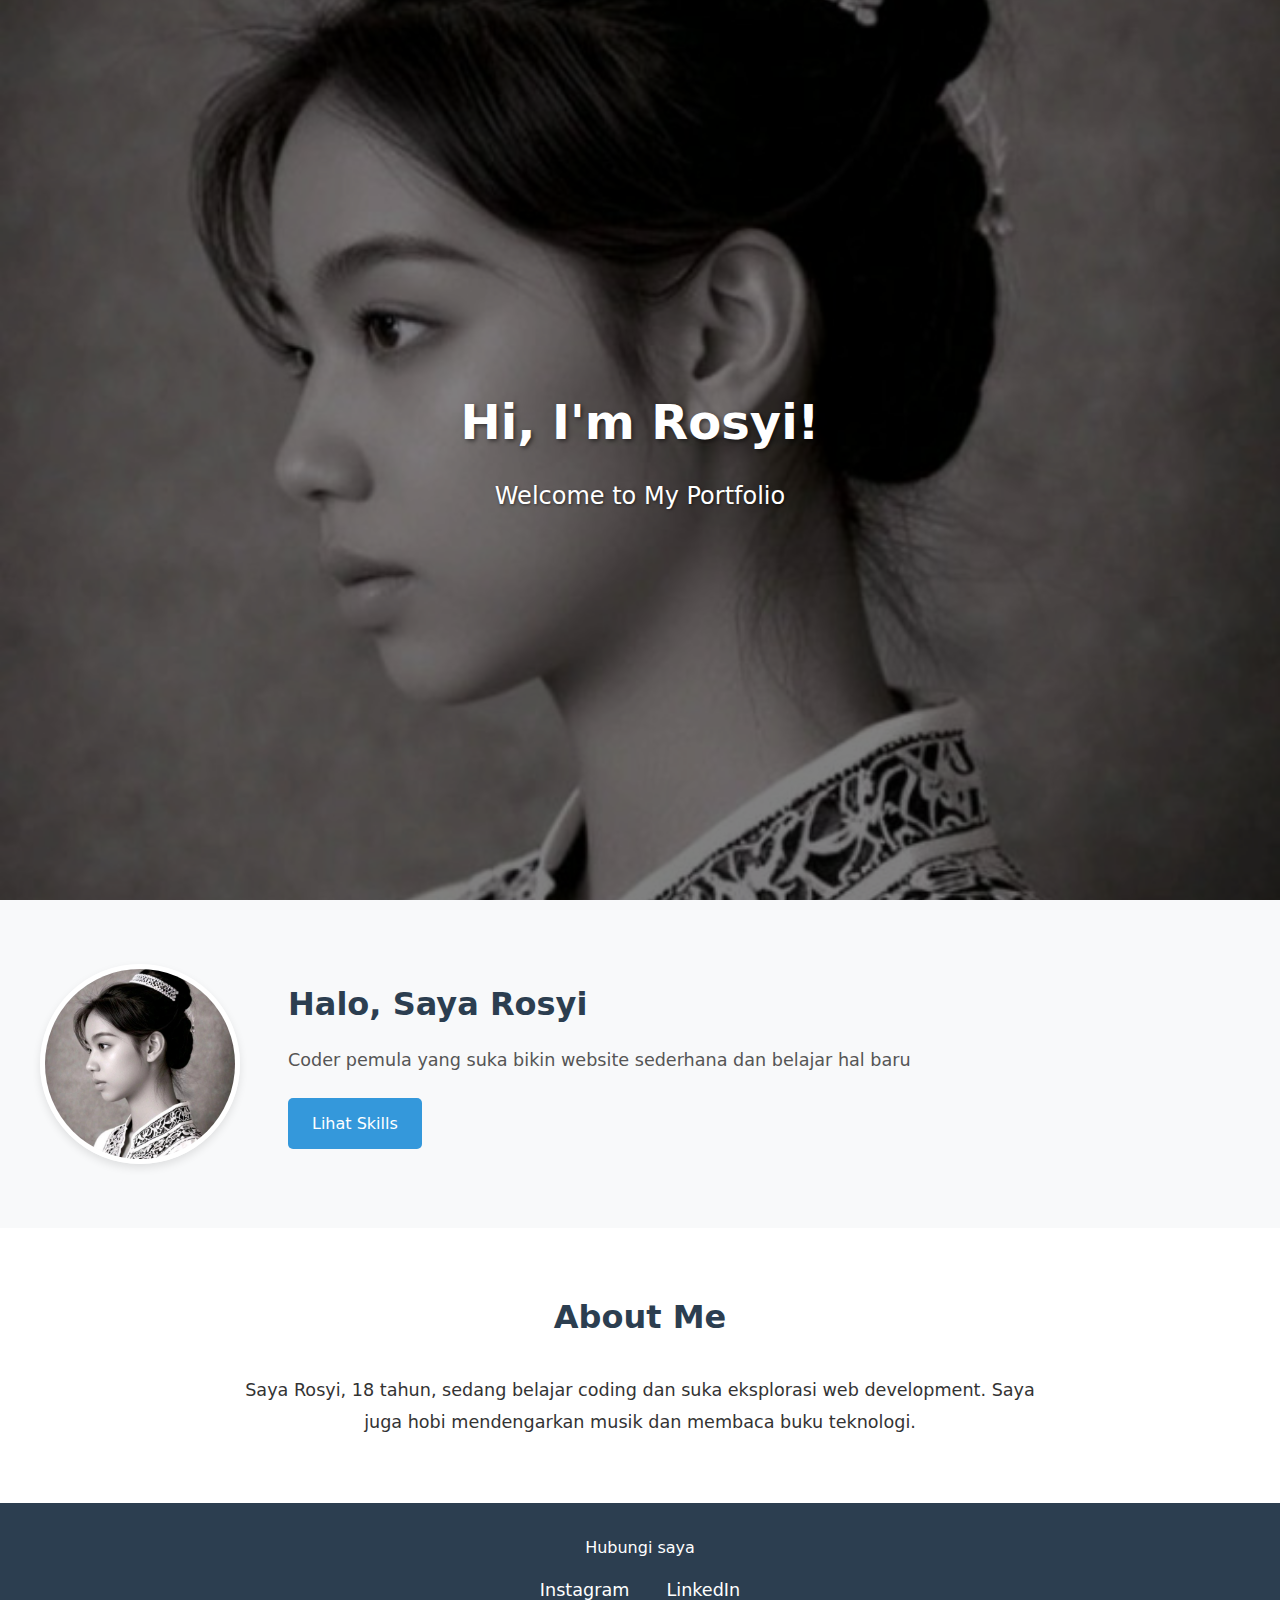
<file: UjiCoba/index.html>
<!DOCTYPE html>
<html lang="en">
<head>
    <meta charset="UTF-8">
    <meta name="viewport" content="width=device-width, initial-scale=1.0">
    <title>Portofolio Rosyi</title>
    <link rel="stylesheet" href="style.css">
</head>
<body>
    <header class="header-bg">
        <div class="header-text">
            <h1>Hi, I'm Rosyi!</h1>
            <p>Welcome to My Portfolio</p>
        </div>
    </header>

    <section class="hero">
        <div class="hero-content">
            <img src="foto profil rosy.jpg" alt="Foto Rosyi" class="profile-img">
            <div class="hero-text">
                <h2>Halo, Saya Rosyi</h2>
                <p>Coder pemula yang suka bikin website sederhana dan belajar hal baru</p>
                <a href="skill.html" class="btn">Lihat Skills</a>
            </div>
        </div>
    </section>

    <section class="about">
        <h2>About Me</h2>
        <p>Saya Rosyi, 18 tahun, sedang belajar coding dan suka eksplorasi web development. Saya juga hobi mendengarkan musik dan membaca buku teknologi.</p>
    </section>

    <footer>
        <p>Hubungi saya</p>
        <div class="social-links">
            <a href="https://www.instagram.com/rosy_arkocean/?hl=en" target="_blank">Instagram</a>
            <a href="https://www.linkedin.com/in/syayyidatur-rosyida-427057301/" target="_blank">LinkedIn</a>
        </div>
    </footer>
</body>
</html>
</file>
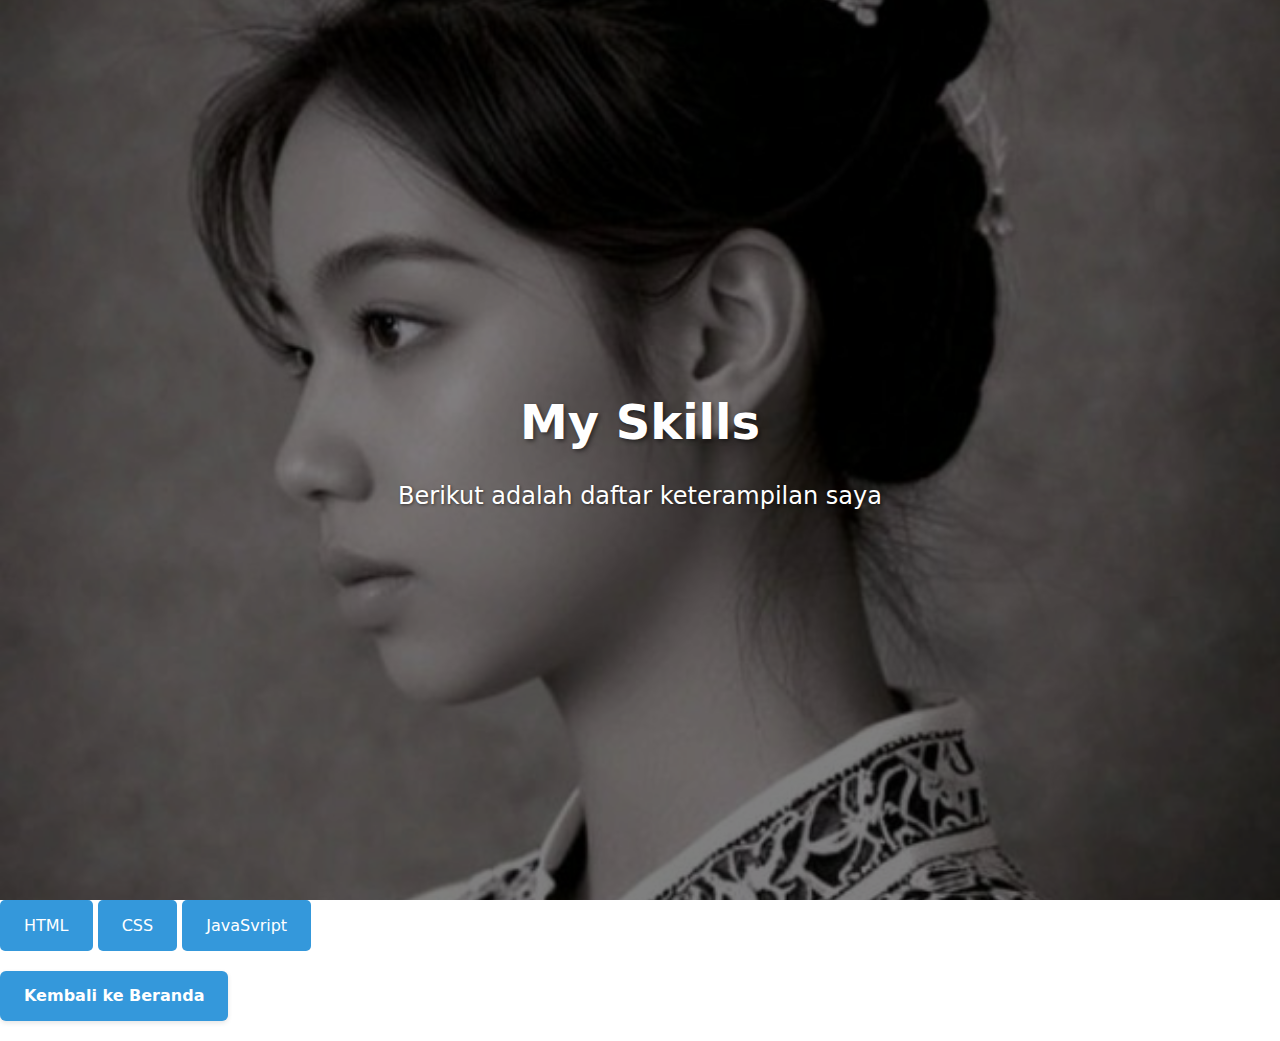
<file: UjiCoba/skill.html>
<!DOCTYPE html>
<html lang="en">
<head>
    <meta charset="UTF-8">
    <meta name="viewport" content="width=device-width, initial-scale=1.0">
    <title>Skills - Rosyi</title>
    <link rel="stylesheet" href="style.css">
    <style>
.back-button {
    display: inline-block;
    padding: 12px 24px;
    background-color: #3498db; /* Consistent blue color */
    color: white;
    text-decoration: none;
    border-radius: 6px;
    font-weight: 600;
    font-size: 16px;
    border: none;
    cursor: pointer;
    transition: all 0.3s ease;
    box-shadow: 0 2px 5px rgba(0, 0, 0, 0.1);
    text-align: center;
    margin: 20px 0;
        }
    </style>
</head>
<body>
    <div class="page-wrapper">
    <header>
        <header class="header-bg">
            <div class="header-text">
                <h1>My Skills</h1>
                <p>Berikut adalah daftar keterampilan saya</p>
            </div>
        </header>
    </header>
    </div>
    <section>
        <ul>
            <section class="skills" id="skills">
                <div class="skills-container" id="skills">
                    <a href="#"class="btn skill-btn">HTML</a>
                    <a href="#"class="btn skill-btn">CSS</a>
                    <a href="#"class="btn skill-btn">JavaSvript</a>
                </div>        
            </section>
        </ul>
    </section>
    <a href="index.html" class="back-button">Kembali ke Beranda</a>
</body>
</html>
</file>
<file: UjiCoba/style.css>
/* Reset & Base Styles */
* {
    margin: 0;
    padding: 0;
    box-sizing: border-box;
}

body {
    font-family: 'Segoe UI', system-ui, -apple-system, sans-serif;
    line-height: 1.6;
    color: #333;
}

/* Header Styles */
.header-bg {
    background-image: url('foto profil rosy.jpg');
    background-size: cover;
    background-position: center;
    height: 100vh;
    position: relative;
    display: flex;
    justify-content: center;
    align-items: center;
    text-align: center;
}

.header-bg::before {
    content: '';
    position: absolute;
    top: 0;
    left: 0;
    width: 100%;
    height: 100%;
    background-color: rgba(0, 0, 0, 0.5);
    z-index: 0;
}

.header-text {
    position: relative;
    z-index: 1;
    color: white;
    padding: 20px;
}

.header-text h1 {
    font-size: 3rem;
    margin-bottom: 1rem;
    text-shadow: 2px 2px 4px rgba(0, 0, 0, 0.5);
}

.header-text p {
    font-size: 1.5rem;
    text-shadow: 1px 1px 3px rgba(0, 0, 0, 0.5);
}

/* Hero Section */
.hero {
    padding: 4rem 2rem;
    background-color: #f8f9fa;
}

.hero-content {
    max-width: 1200px;
    margin: 0 auto;
    display: flex;
    align-items: center;
    gap: 3rem;
}

.profile-img {
    width: 200px;
    height: 200px;
    border-radius: 50%;
    object-fit: cover;
    border: 5px solid #fff;
    box-shadow: 0 4px 8px rgba(0, 0, 0, 0.1);
}

.hero-text h2 {
    font-size: 2rem;
    margin-bottom: 1rem;
    color: #2c3e50;
}

.hero-text p {
    font-size: 1.1rem;
    margin-bottom: 1.5rem;
    color: #555;
}

.btn {
    display: inline-block;
    padding: 0.8rem 1.5rem;
    background-color: #3498db;
    color: white;
    text-decoration: none;
    border-radius: 5px;
    transition: background-color 0.3s;
}

.btn:hover {
    background-color: #2980b9;
}

/* About Section */
.about {
    padding: 4rem 2rem;
    text-align: center;
    background-color: #fff;
}

.about h2 {
    font-size: 2rem;
    margin-bottom: 2rem;
    color: #2c3e50;
}

.about p {
    max-width: 800px;
    margin: 0 auto;
    font-size: 1.1rem;
    line-height: 1.8;
}

/* Footer */
footer {
    background-color: #2c3e50;
    color: white;
    text-align: center;
    padding: 2rem;
}

footer p {
    margin-bottom: 1rem;
}

.social-links a {
    color: white;
    text-decoration: none;
    margin: 0 1rem;
    font-size: 1.1rem;
    transition: color 0.3s;
}

.social-links a:hover {
    color: #3498db;
    text-decoration: underline;
}

/* Responsive Design */
@media (max-width: 768px) {
    .hero-content {
        flex-direction: column;
        text-align: center;
    }
    
    .header-text h1 {
        font-size: 2.5rem;
    }
    
    .header-text p {
        font-size: 1.2rem;
    }
    
    .profile-img {
        width: 150px;
        height: 150px;
    }
}
</file>
